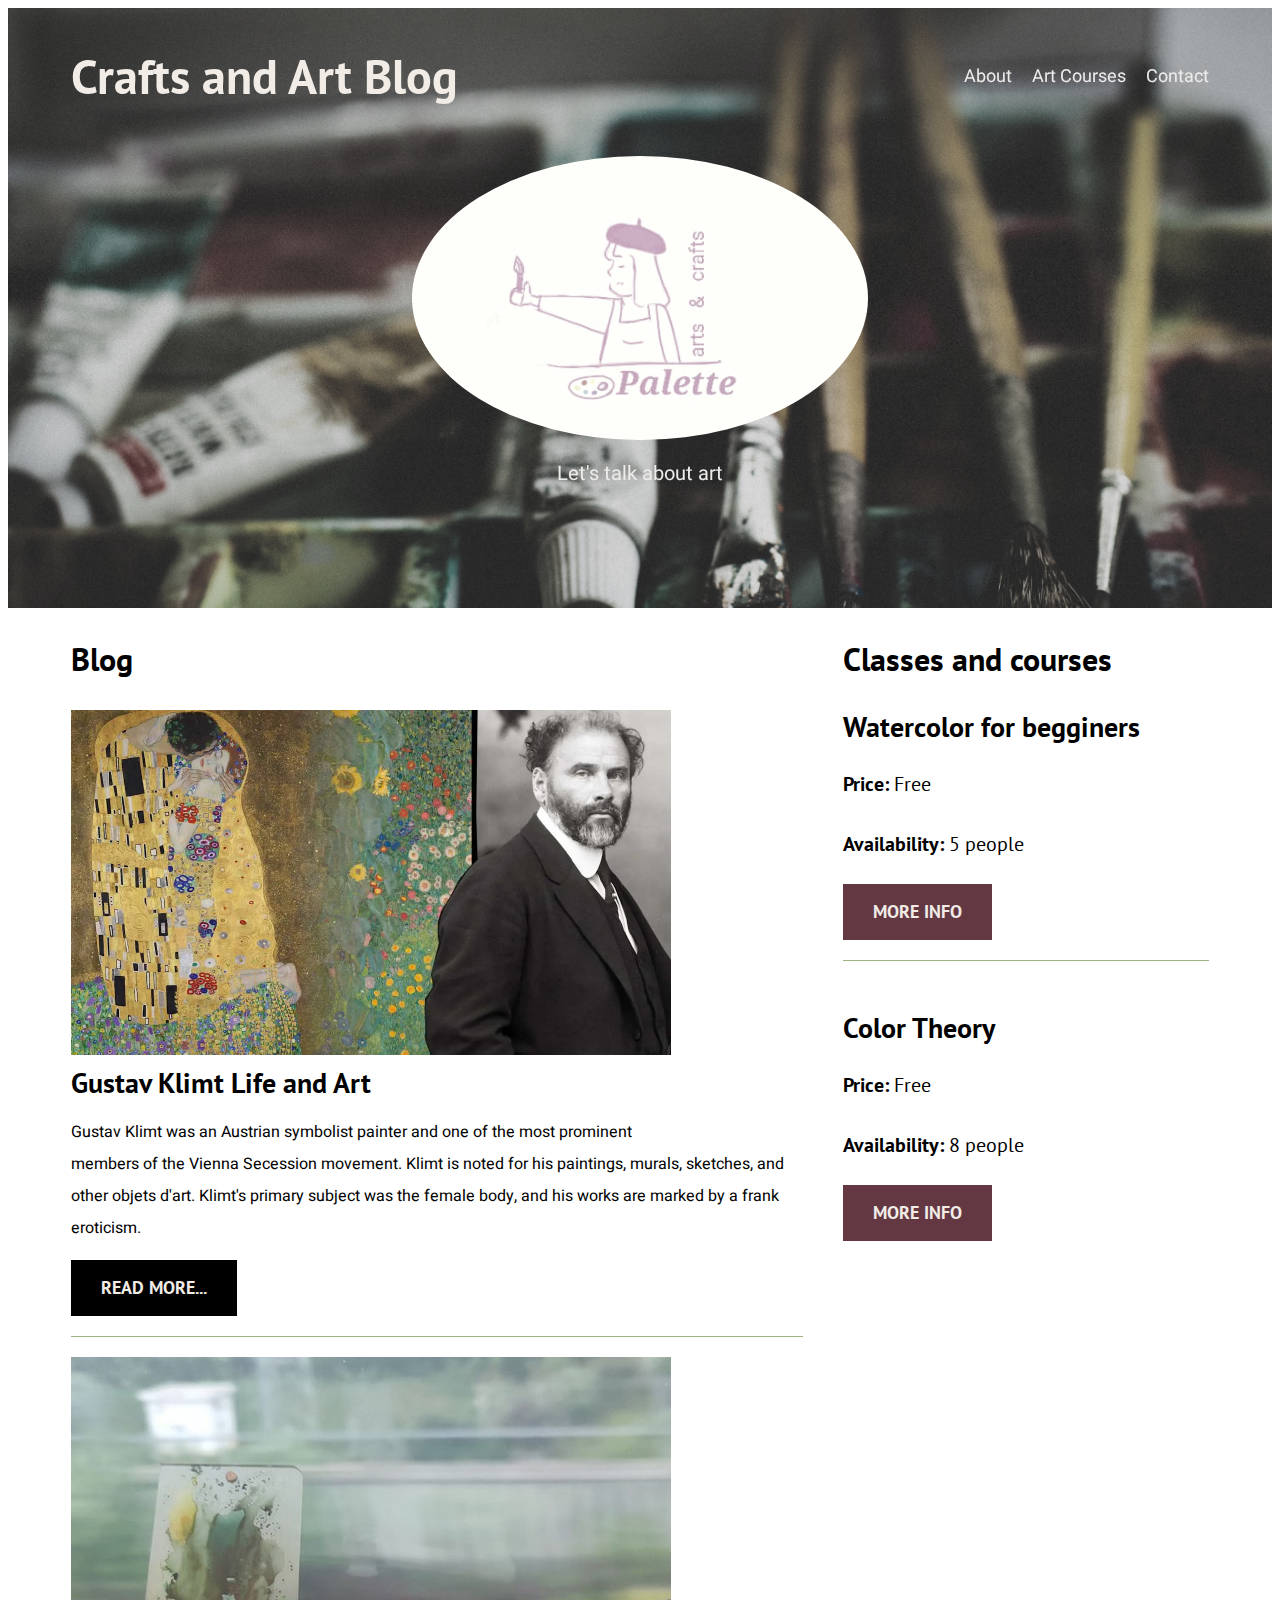
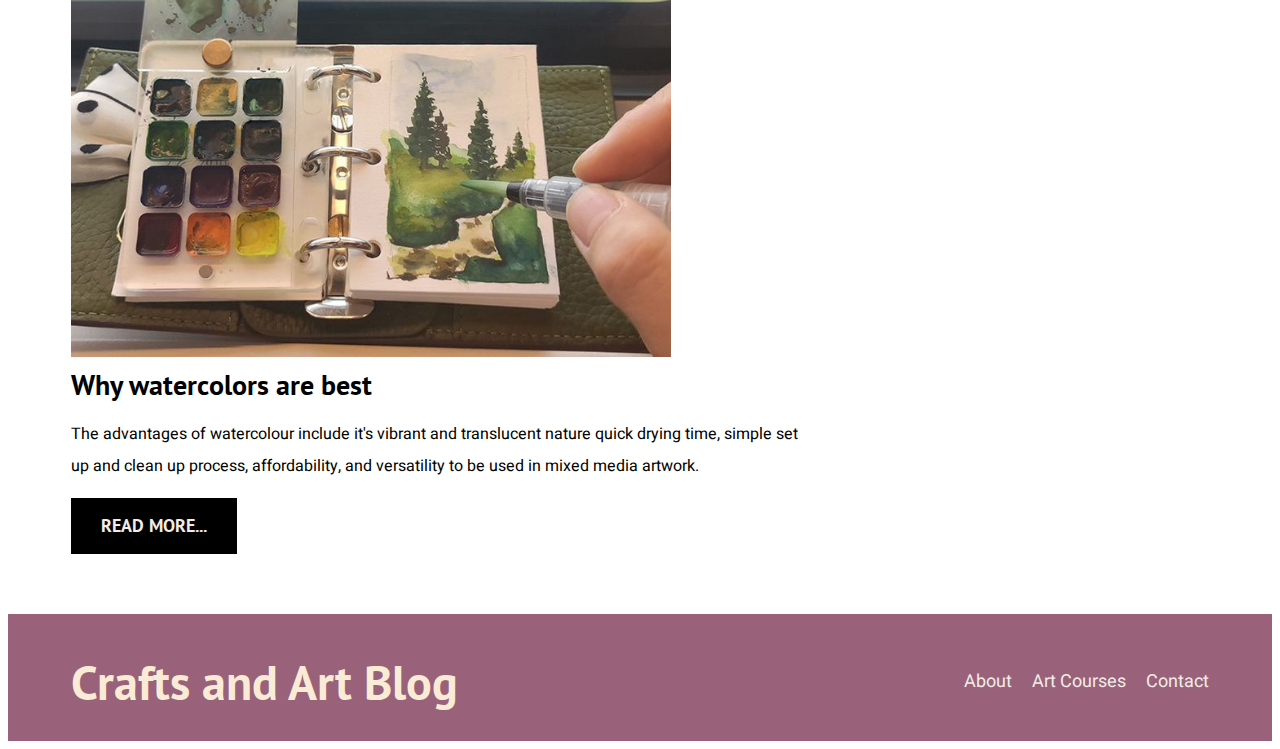
<file: index.html>
<!DOCTYPE html>
<html lang="en">
<head>
    <meta charset="UTF-8">
    <meta name="viewport" content="width=device-width, initial-scale=1.0">
    <title>ArtBlog</title>
    <link href="https://fonts.googleapis.com/css2?family=Heebo&family=PT+Sans:wght@400;700&display=swap" rel="stylesheet">
   
    <link rel="stylesheet" href="style.css"> 
   
</head>
<body>
    <header class=" header">

<div class="container ">
    <div class="navigation-bar">
        <a class="blog-name" href="index.html" >
            <h1 class="no-margin center-text" >Crafts and Art Blog</h1>
        </a>

        <nav class="main-nav">
            <a href="about.html" class="navigation-link"> About</a>
            <a href="classes.html" class="navigation-link">Art Courses</a>
            <a href="contact.html" class="navigation-link">Contact</a>
        </nav>
 


</div>


            <div class="header_text">
                <a class="logo" href="index.html">
                    <img src="img/Logo.jpeg" alt="logo" class="logo_img">
                </a>
                <p class="no-margin">Let's talk about art</p>

            </div>
    </header>
    
    <div class="container  main-container">
        <main class="blog">
            <h3>Blog</h3>

            <article class="entry">
                <div class="entry-img">
                    <img src="img/klimt.jpg" alt="Klimt">
                </div>
                <div class="content_entry">
                    <h4 class="no-margin"> Gustav Klimt Life and Art</h4>
                    <p>
                        Gustav Klimt was an Austrian symbolist painter and one of the most prominent </br>
                         members of the Vienna Secession movement.
                        Klimt is noted for his paintings, murals, sketches, 
                        and other objets d'art. 
                        Klimt's primary subject was the female body,
                        and his works are marked by a frank eroticism.
                    </p>
                    <a href="Klimtentry.html" class="button  primary-button">Read more...</a>
                </div>
            </article>
           
            <article class="entry">
                <div class="entry-img">
                    <img src="img/watercolors.jpg" alt="watercolors">
                </div>
                <div class="content_entry">
                    <h4 class="no-margin"> Why watercolors are best</h4>
                    <p>
                    The advantages of watercolour include it's vibrant and
                     translucent nature 
                     quick drying time, simple set up and clean up 
                    process, affordability, and versatility to be used in mixed media artwork.
                    </p>
                    <a href="Watercolors.html" class="button  primary-button">Read more...</a>
                </div>
            </article>

        </main>

        <aside class="sidebar">
            <h3>Classes and courses </h3>
            <ul class="courses no-padding">
                <li class="widget__course">
                    <h4 class="no-margin"> Watercolor for begginers </h4>
                    <p class="widget-course__label">Price:
                        <span class="widget-course__info"> Free </span>
                        </p>
                    <p class="widget-course__label"> Availability:
                    <span class="widget-course__info"> 5 people </span>
                </p>
                    <a href="classes.html" class="button  secondary-button">More Info</a>
                </li>

                <li class="widget__course">
                    <h4 class="no-margin"> Color Theory </h4>
                    <p class="widget-course__label">Price:
                        <span class="widget-course__info"> Free </span>
                    </p>
                    <p class="widget-course__label"> Availability:
                        <span class="widget-course__info"> 8 people </span>
                    </p>
                    <a href="classes.html" class="button  secondary-button">More info</a>
                </li>
            </ul>

        </aside>
    </div>
      <footer class="footer">
    <div class="container">
        <div class="navigation-bar">
            <a class="blog-name" href="index.html">
                <h1 class="no-margin center-text">Crafts and Art Blog</h1>
            </a>
        
            <nav class="main-nav">
                <a href="about.html" class="navigation-link"> About</a>
                <a href="classes.html" class="navigation-link">Art Courses</a>
                <a href="contact.html" class="navigation-link">Contact</a>
            </nav>
        
        
        
        </div>

        


    </div>        
        
     </footer>

</body>
</html>
</file>
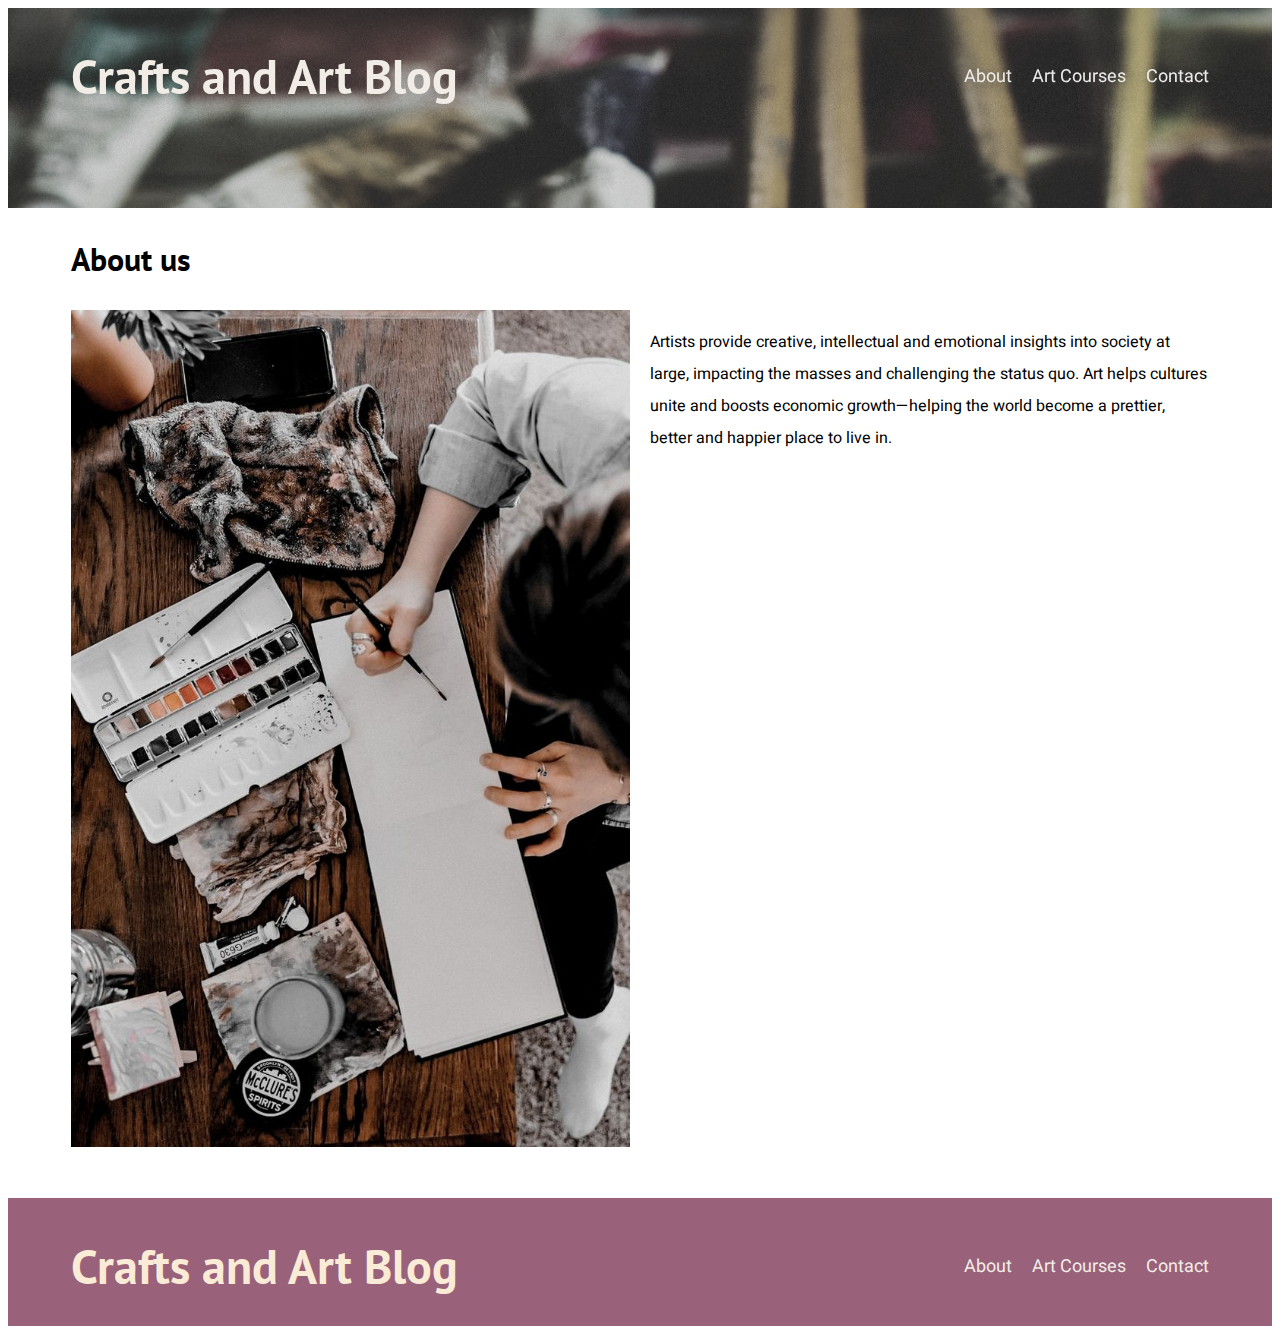
<file: about.html>
<!DOCTYPE html>
<html lang="en">

<head>
    <meta charset="UTF-8">
    <meta name="viewport" content="width=device-width, initial-scale=1.0">
    <title>ArtBlog</title>
    <link href="https://fonts.googleapis.com/css2?family=Heebo&family=PT+Sans:wght@400;700&display=swap"
        rel="stylesheet">

    <link rel="stylesheet" href="style.css">

</head>

<body>
    <header class=" header__secondary">

        <div class="container ">
            <div class="navigation-bar">
                <a class="blog-name" href="index.html">
                    <h1 class="no-margin center-text">Crafts and Art Blog</h1>
                </a>

                <nav class="main-nav">
                    <a href="about.html" class="navigation-link"> About</a>
                    <a href="classes.html" class="navigation-link">Art Courses</a>
                    <a href="contact.html" class="navigation-link">Contact</a>
                </nav>

    </header>

    <main class="container">
        <h3>
            About us
        </h3>
        <div class="about-us">
            <div class="about-us__img">
            <img src="img/about.jpg" alt="about us">
            </div>
        <div class="about-us__text">
            <p>
                Artists provide creative, intellectual and emotional insights into
                 society at large, impacting the masses and
                challenging the status quo. 
                Art helps cultures unite and boosts economic
                growth—helping the world become a prettier,
                better and happier place to live in.
            </p>

        </div>
        </div>

    </main>
  
      
    <footer class="footer">
        <div class="container">
            <div class="navigation-bar">
                <a class="blog-name" href="index.html">
                    <h1 class="no-margin center-text">Crafts and Art Blog</h1>
                </a>

                    <nav class="main-nav">
                        <a href="about.html" class="navigation-link"> About</a>
                        <a href="classes.html" class="navigation-link">Art Courses</a>
                        <a href="contact.html" class="navigation-link">Contact</a>
                    </nav>



            </div>




        </div>

    </footer>

</body>

</html>
</file>
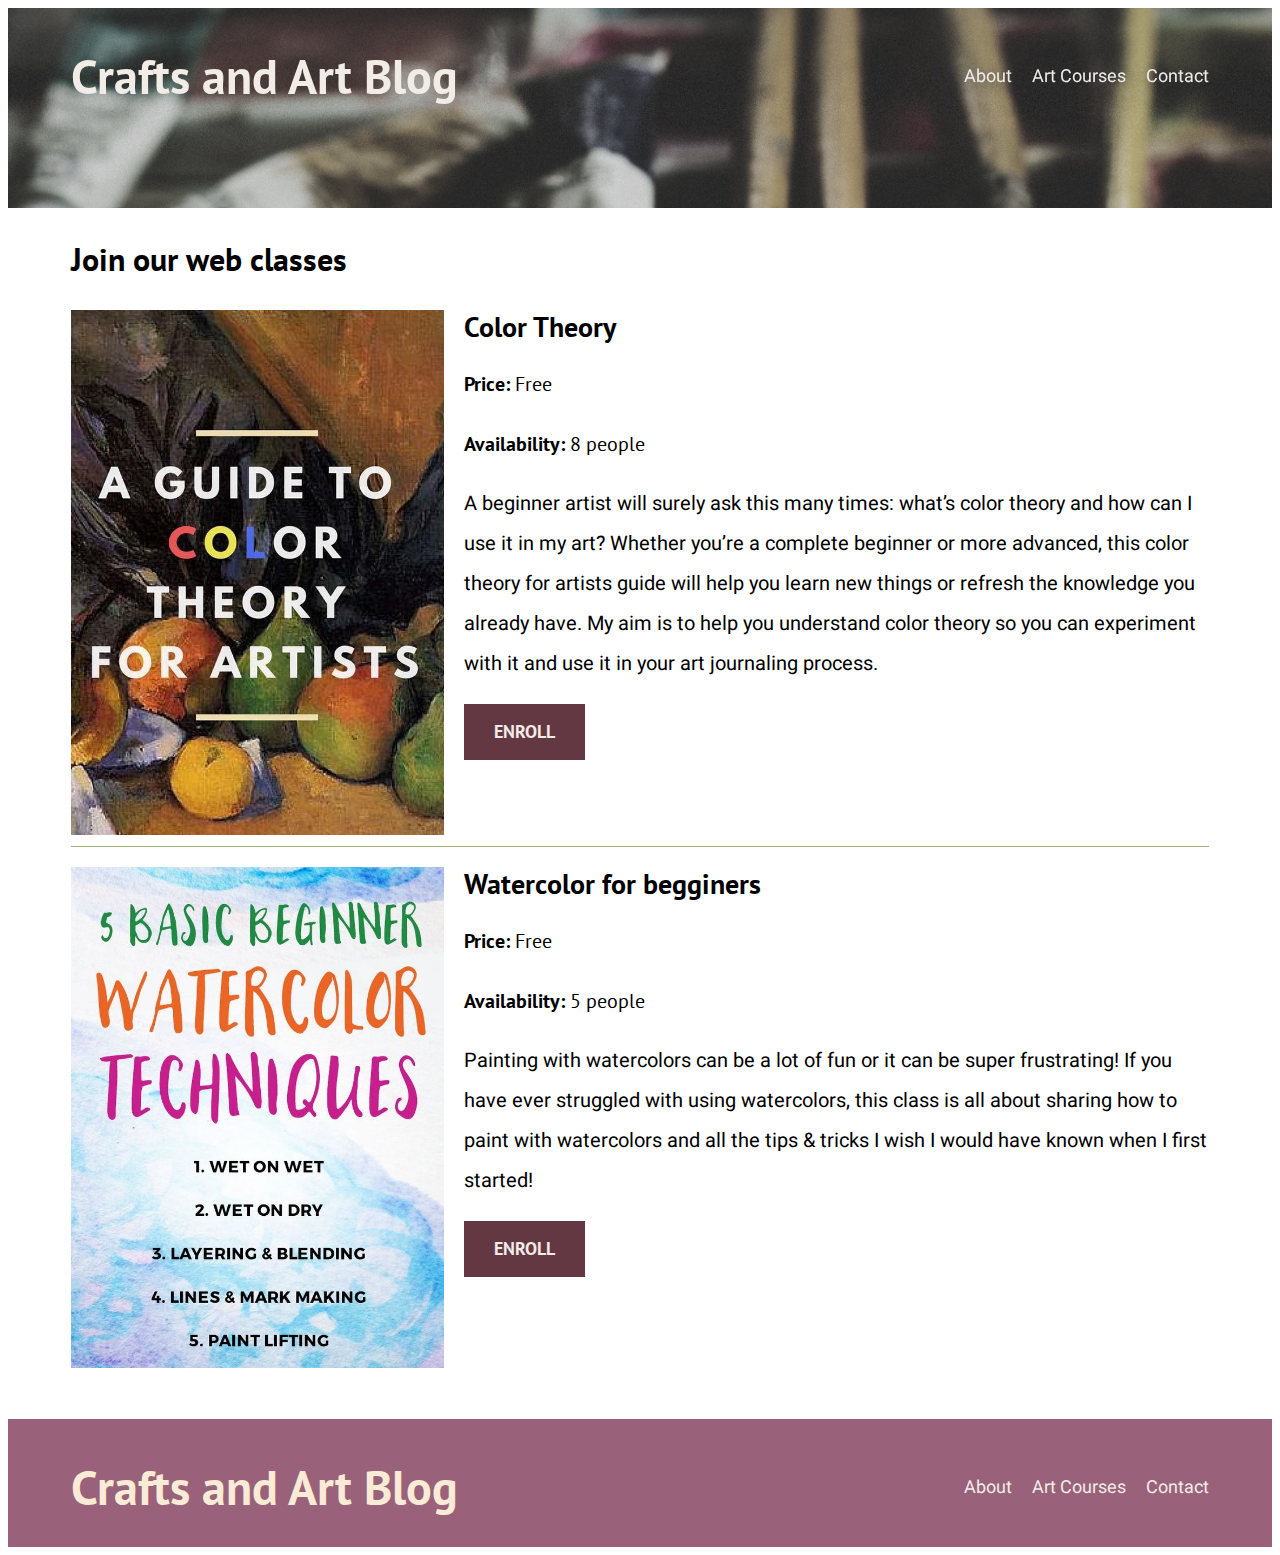
<file: classes.html>
<!DOCTYPE html>
<html lang="en">

<head>
    <meta charset="UTF-8">
    <meta name="viewport" content="width=device-width, initial-scale=1.0">
    <title>ArtBlog</title>
    <link href="https://fonts.googleapis.com/css2?family=Heebo&family=PT+Sans:wght@400;700&display=swap"
        rel="stylesheet">

    <link rel="stylesheet" href="style.css">

</head>

<body>
    <header class=" header__secondary">

        <div class="container ">
            <div class="navigation-bar">
                <a class="blog-name" href="index.html">
                    <h1 class="no-margin center-text">Crafts and Art Blog</h1>
                </a>

                <nav class="main-nav">
                   <a href="about.html" class="navigation-link"> About</a>
                    <a href="classes.html" class="navigation-link">Art Courses</a>
                    <a href="contact.html" class="navigation-link">Contact</a>
                </nav>

    </header>

    <main class="container">
        <h3>
            Join our web classes
        </h3>

        <div class="course">
            <div class="course__img">
                <img src="img/Color.theory.jpg" alt="color_theory_img">

            </div>

            <div class="course__info">
            <h4 class="no-margin"> Color Theory </h4>
            <p class="widget-course__label">Price:
                <span class="widget-course__info"> Free </span>
            </p>
            <p class="widget-course__label"> Availability:
                <span class="widget-course__info"> 8 people </span>
            </p>
            <p class="course__description">
                A beginner artist will surely ask this many times: what’s color theory and how can I use it in my art?
                
                Whether you’re a complete beginner or more advanced, this color theory for artists guide will help you learn new things
                or refresh the knowledge you already have.
                
                My aim is to help you understand color theory so you can experiment with it and use it in your art journaling process.


            </p>
            <a href="enroll.html" class="button  secondary-button">Enroll</a>
        </div> <!-- course info-->
        </div><!--close course -->

        <div class="course">
            <div class="course__img">
                <img src="img/Watercolors.course.jpg" alt="watercolors_course_img">
        
            </div>

        <div class="course__info">
            <h4 class="no-margin"> Watercolor for begginers</h4>
            <p class="widget-course__label">Price:
                <span class="widget-course__info"> Free </span>
            </p>
            <p class="widget-course__label"> Availability:
                <span class="widget-course__info"> 5 people </span>
            </p>
            <p class="course__description">
              Painting with watercolors can be a lot of fun  or it can be super frustrating!
            
            If you have ever struggled with using watercolors, this class is all about sharing how to paint with watercolors and
            all the tips & tricks I wish I would have known when I first started!
        
        
            </p>
            <a href="enroll.html" class="button  secondary-button">Enroll</a>
        </div> <!-- course info-->
        </div><!--close course -->
        
       
    </main>


    <footer class="footer">
        <div class="container">
            <div class="navigation-bar">
                <a class="blog-name" href="index.html">
                    <h1 class="no-margin center-text">Crafts and Art Blog</h1>
                </a>

                    <nav class="main-nav">
                        <a href="about.html" class="navigation-link"> About</a>
                        <a href="classes.html" class="navigation-link">Art Courses</a>
                        <a href="contact.html" class="navigation-link">Contact</a>
                    </nav>



            </div>




        </div>

    </footer>

</body>

</html>
</file>
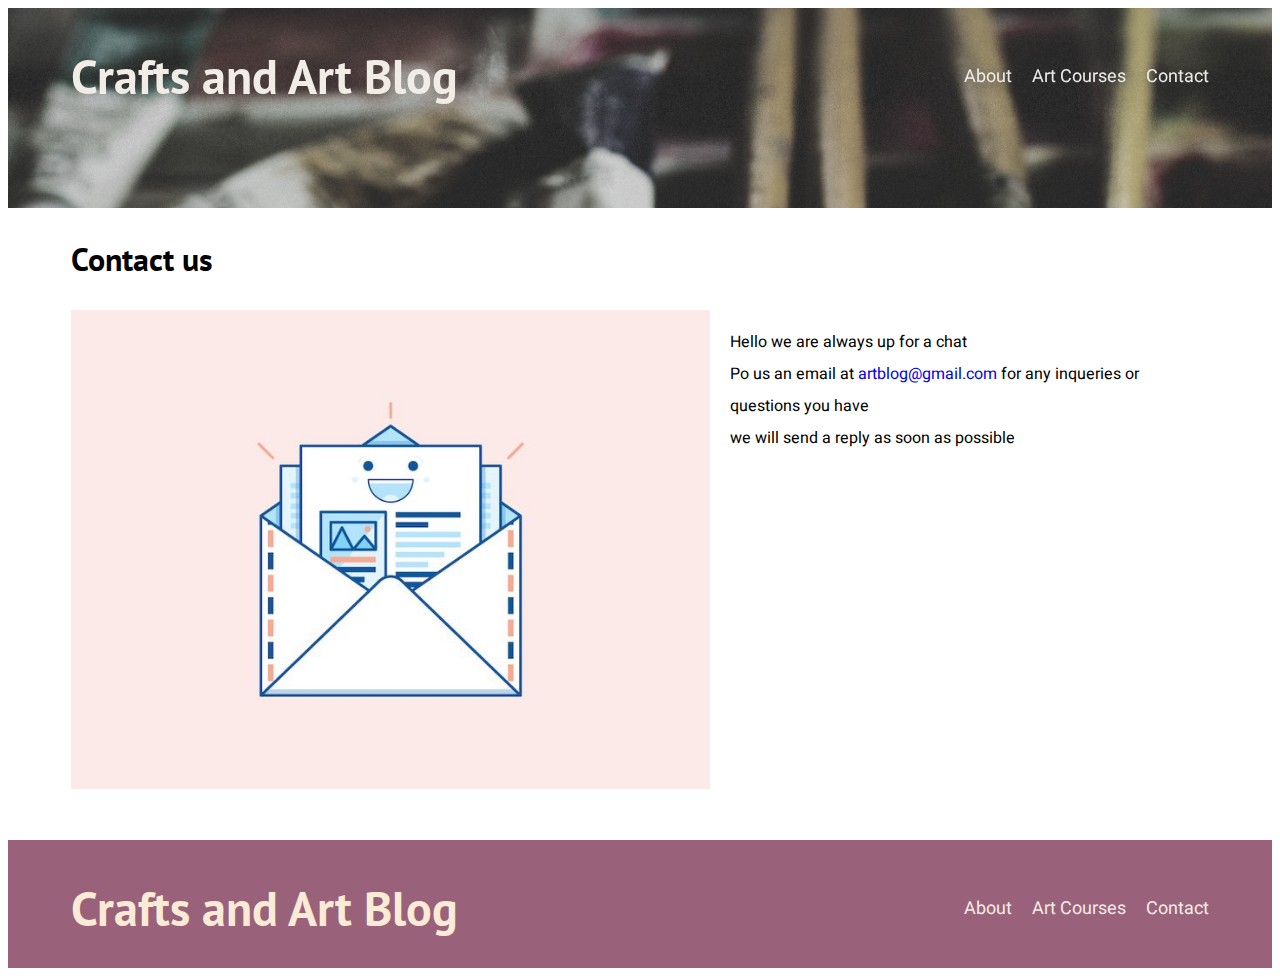
<file: contact.html>
<!DOCTYPE html>
<html lang="en">

<head>
    <meta charset="UTF-8">
    <meta name="viewport" content="width=device-width, initial-scale=1.0">
    <title>ArtBlog</title>
    <link href="https://fonts.googleapis.com/css2?family=Heebo&family=PT+Sans:wght@400;700&display=swap"
        rel="stylesheet">

    <link rel="stylesheet" href="style.css">

</head>

<body>
    <header class=" header__secondary">

        <div class="container ">
            <div class="navigation-bar">
                <a class="blog-name" href="index.html">
                    <h1 class="no-margin center-text">Crafts and Art Blog</h1>
                </a>

                    <nav class="main-nav">
                        <a href="about.html" class="navigation-link"> About</a>
                        <a href="classes.html" class="navigation-link">Art Courses</a>
                        <a href="contact.html" class="navigation-link">Contact</a>
                    </nav>

    </header>

    <main class="container">
        <h3>
            Contact us
        </h3>
        <div class="contac-us">
            <div class="contact-us__img">
                <img src="img/contact.jpg" alt="about us">
            </div>
            <div class="contact-us__text">
                <p>
                    Hello we are always up for a chat <br>

                    Po us an email at  <a href="mailto: artblog@gmail.com">artblog@gmail.com</a>   for any inqueries  or questions you have <br>
                    we will send a reply as soon as possible 

                </p>

            </div>
        </div>

    </main>


    <footer class="footer">
        <div class="container">
            <div class="navigation-bar">
                <a class="blog-name" href="index.html">
                    <h1 class="no-margin center-text">Crafts and Art Blog</h1>
                </a>

                    <nav class="main-nav">
                        <a href="about.html" class="navigation-link"> About</a>
                        <a href="classes.html" class="navigation-link">Art Courses</a>
                        <a href="contact.html" class="navigation-link">Contact</a>
                    </nav>



            </div>




        </div>

    </footer>

</body>

</html>
</file>
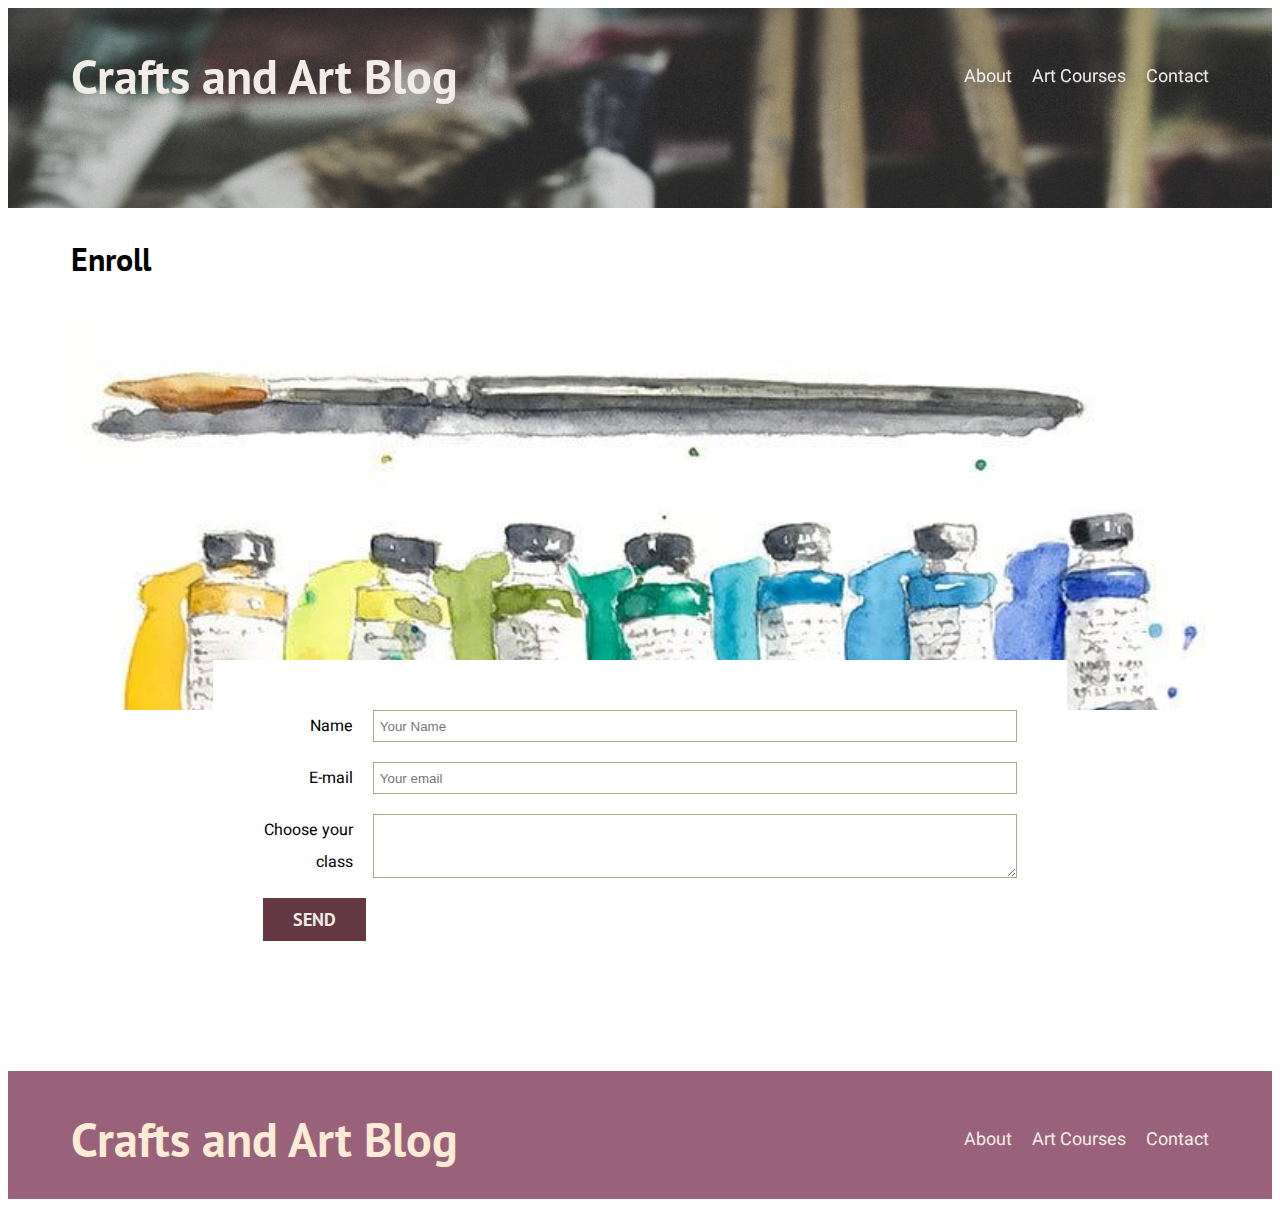
<file: enroll.html>
<!DOCTYPE html>
<html lang="en">

<head>
    <meta charset="UTF-8">
    <meta name="viewport" content="width=device-width, initial-scale=1.0">
    <title>ArtBlog</title>
    <link href="https://fonts.googleapis.com/css2?family=Heebo&family=PT+Sans:wght@400;700&display=swap"
        rel="stylesheet">

    <link rel="stylesheet" href="style.css">

</head>

<body>
    <header class=" header__secondary">

        <div class="container ">
            <div class="navigation-bar">
                <a class="blog-name" href="index.html">
                    <h1 class="no-margin center-text">Crafts and Art Blog</h1>
                </a>

                    <nav class="main-nav">
                        <a href="about.html" class="navigation-link"> About</a>
                        <a href="classes.html" class="navigation-link">Art Courses</a>
                        <a href="contact.html" class="navigation-link">Contact</a>
                    </nav>

    </header>

    <main class="container">
        <h3>Enroll</h3>
        <div class="enroll-bg">
        </div>

        <form  class="formulario">
            <div class="form-info">
                <label class="form__label"  for="name">Name</label>
                <input 
                 class="form__field"
                type="text" 
                placeholder=" Your Name" 
                id="name">
            </div>
            <div class="form-info">
                <label class="form__label" for="email">E-mail</label>
                <input 
                class="form__field"
                type="email" 
                placeholder=" Your email" 
                id="email">
            </div>
            <div class="form-info">
                <label class="form__label"  for="message">Choose your class</label>
                <textarea
                    class="form__field  form__field--textarea"
                    id="message">
                    
                </textarea>
             
            </div>
            <div class="form-info">
                <input
                type="submit" 
                value="Send" 
                class=" button secondary-button">
            </div>
            
        </form>
    
    </main>


    <footer class="footer">
        <div class="container">
            <div class="navigation-bar">
                <a class="blog-name" href="index.html">
                    <h1 class="no-margin center-text">Crafts and Art Blog</h1>
                </a>

                <nav class="main-nav">
                    <a href="about.html" class="navigation-link"> About</a>
                    <a href="classes.html" class="navigation-link">Art Courses</a>
                    <a href="contact.html" class="navigation-link">Contact</a>
                </nav>



            </div>


        </div>
      

    </footer>
    <script src="script.js"></script>

</body>

</html>
</file>
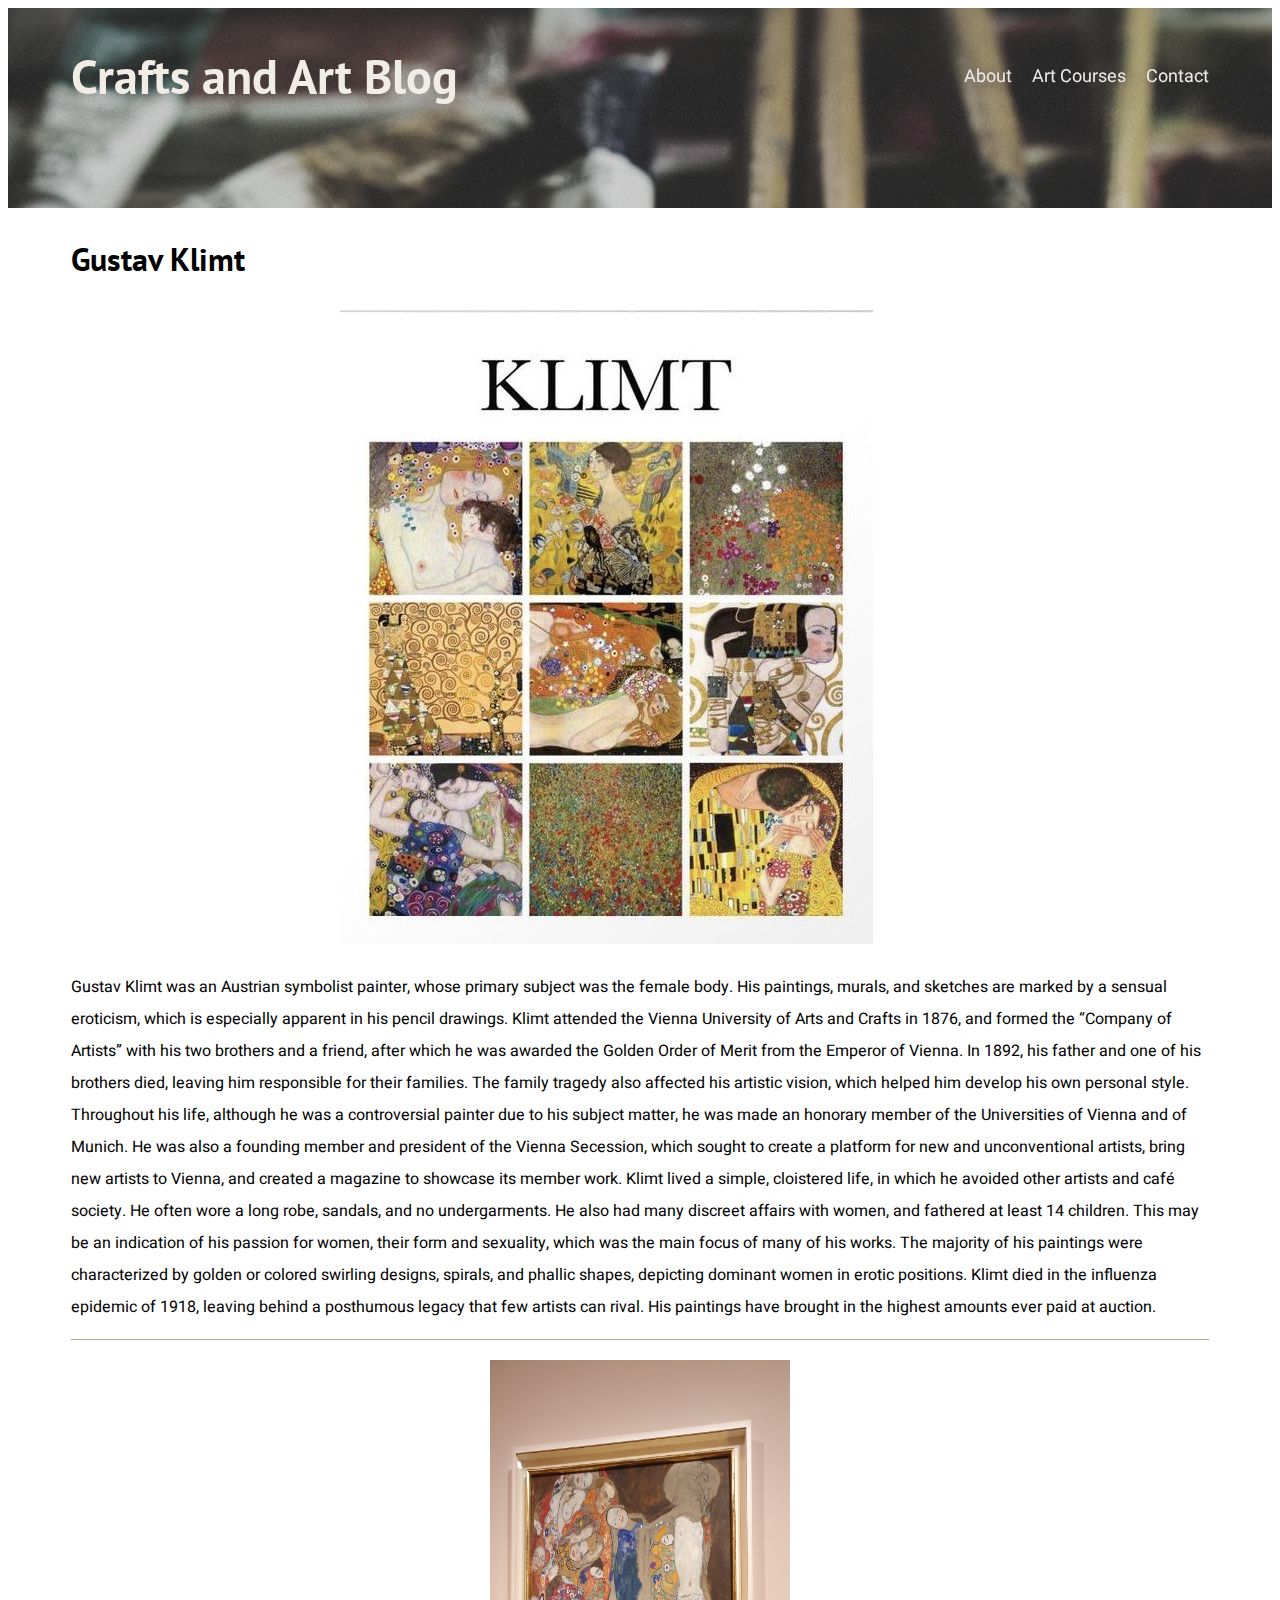
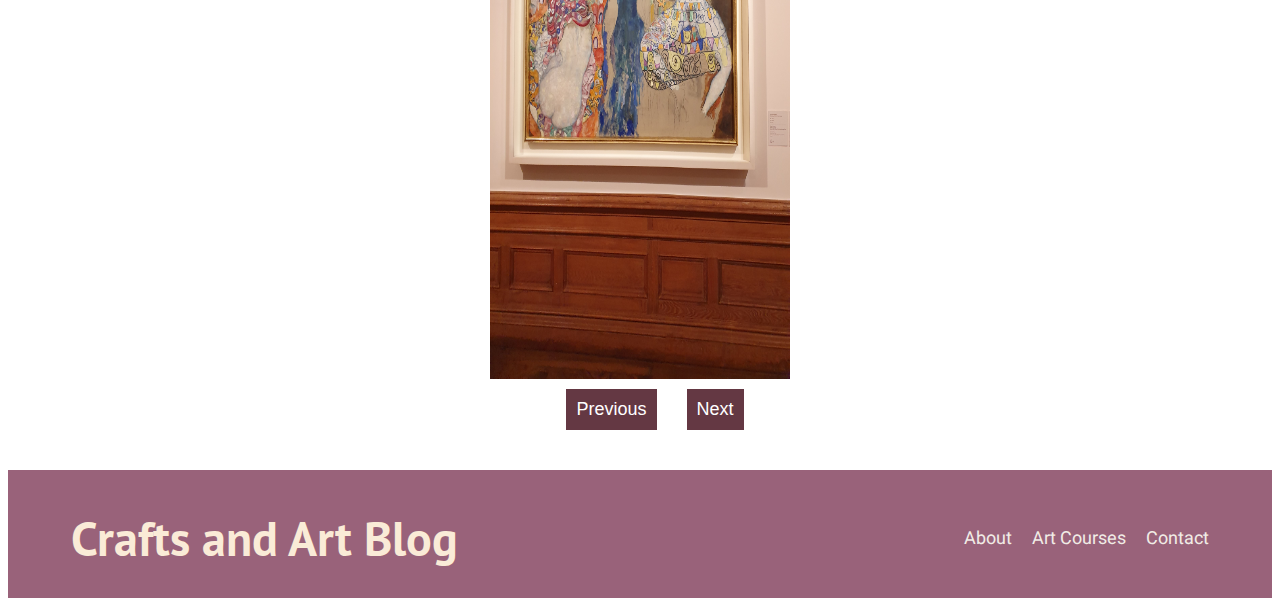
<file: Klimtentry.html>
<!DOCTYPE html>
<html lang="en">

<head>
    <meta charset="UTF-8">
    <meta name="viewport" content="width=device-width, initial-scale=1.0">
    <title>ArtBlog</title>
    <link href="https://fonts.googleapis.com/css2?family=Heebo&family=PT+Sans:wght@400;700&display=swap"
        rel="stylesheet">

    <link rel="stylesheet" href="style.css">
   

</head>

<body>
    <header class=" header__secondary">

        <div class="container ">
            <div class="navigation-bar">
                <a class="blog-name" href="index.html">
                    <h1 class="no-margin center-text">Crafts and Art Blog</h1>
                </a>

                        <nav class="main-nav">
                            <a href="about.html" class="navigation-link"> About</a>
                            <a href="classes.html" class="navigation-link">Art Courses</a>
                            <a href="contact.html" class="navigation-link">Contact</a>
                        </nav>

    </header>

    <main class="container">
        <h3>
            Gustav Klimt
        </h3>
        <div class="entry">
            <div class="entry__img">
                <img src="img/Klimtmain.jpg">
            </div>
          <div class="entry__info">
            <p>
                Gustav Klimt was an Austrian symbolist painter, whose primary subject was the female body. His paintings, murals, and
                sketches are marked by a sensual eroticism, which is especially apparent in his pencil drawings. Klimt attended the
                Vienna University of Arts and Crafts in 1876, and formed the “Company of Artists” with his two brothers and a friend,
                after which he was awarded the Golden Order of Merit from the Emperor of Vienna. In 1892, his father and one of his
                brothers died, leaving him responsible for their families. The family tragedy also affected his artistic vision, which
                helped him develop his own personal style.
                
                Throughout his life, although he was a controversial painter due to his subject matter, he was made an honorary member
                of the Universities of Vienna and of Munich. He was also a founding member and president of the Vienna Secession, which
                sought to create a platform for new and unconventional artists, bring new artists to Vienna, and created a magazine to
                showcase its member work.
                
                Klimt lived a simple, cloistered life, in which he avoided other artists and café society. He often wore a long robe,
                sandals, and no undergarments. He also had many discreet affairs with women, and fathered at least 14 children. This may
                be an indication of his passion for women, their form and sexuality, which was the main focus of many of his works. The
                majority of his paintings were characterized by golden or colored swirling designs, spirals, and phallic shapes,
                depicting dominant women in erotic positions.
                
                Klimt died in the influenza epidemic of 1918, leaving behind a posthumous legacy that few artists can rival. His
                paintings have brought in the highest amounts ever paid at auction.

            </p>
          </div>  
        </div>
        <div id="carousel-container">
            <div id="image-list">
                <img class="carousel-image" src="img/Gallery1.jpg" alt="Image 1">
                <img class="carousel-image" src="img/Gallery2.jpg" alt="Image 2">
                <img class="carousel-image" src="img/Gallery3.jpg" alt="Image 3">
                <img class="carousel-image" src="img/Gallery4.jpg" alt="Image 4">
                <img class="carousel-image" src="img/Gallery 7.jpg" alt="Image 5">
            </div>
        </div>
        
        <div class="buttons">
            <button class="carousel-button" onclick="prevImage()">Previous</button>
            <button class="carousel-button" onclick="nextImage()">Next</button>
        </div>

        

    </main>

    <footer class="footer">
        <div class="container">
            <div class="navigation-bar">
                <a class="blog-name" href="index.html">
                    <h1 class="no-margin center-text">Crafts and Art Blog</h1>
                </a>

                    <nav class="main-nav">
                        <a href="about.html" class="navigation-link"> About</a>
                        <a href="classes.html" class="navigation-link">Art Courses</a>
                        <a href="contact.html" class="navigation-link">Contact</a>
                    </nav>



            </div>




        </div>

    </footer>
    <script >
        
            const imageList = document.getElementById('image-list');
            const imageWidth = document.querySelector('.carousel-image')

            function nextImage() {
                imageList.style.transition = "transform 0.5s ease-in-out";
                imageList.style.transform = `translateX(${-imageWidth}px)`;
                setTimeout(() => {
                    imageList.appendChild(imageList.firstElementChild);
                    imageList.style.transition = "none";
                    imageList.style.transform = "translateX(0)";
                }, 500);
            }

            function prevImage() {
                imageList.style.transition = "none";
                imageList.style.transform = `translateX(${-imageWidth}px)`;
                setTimeout(() => {
                    imageList.style.transition = "transform 0.5s ease-in-out";
                    imageList.style.transform = "translateX(0)";
                    imageList.insertBefore(imageList.lastElementChild, imageList.firstElementChild);
                }, 0);
            }
    </script>
</body>

</html>
</file>
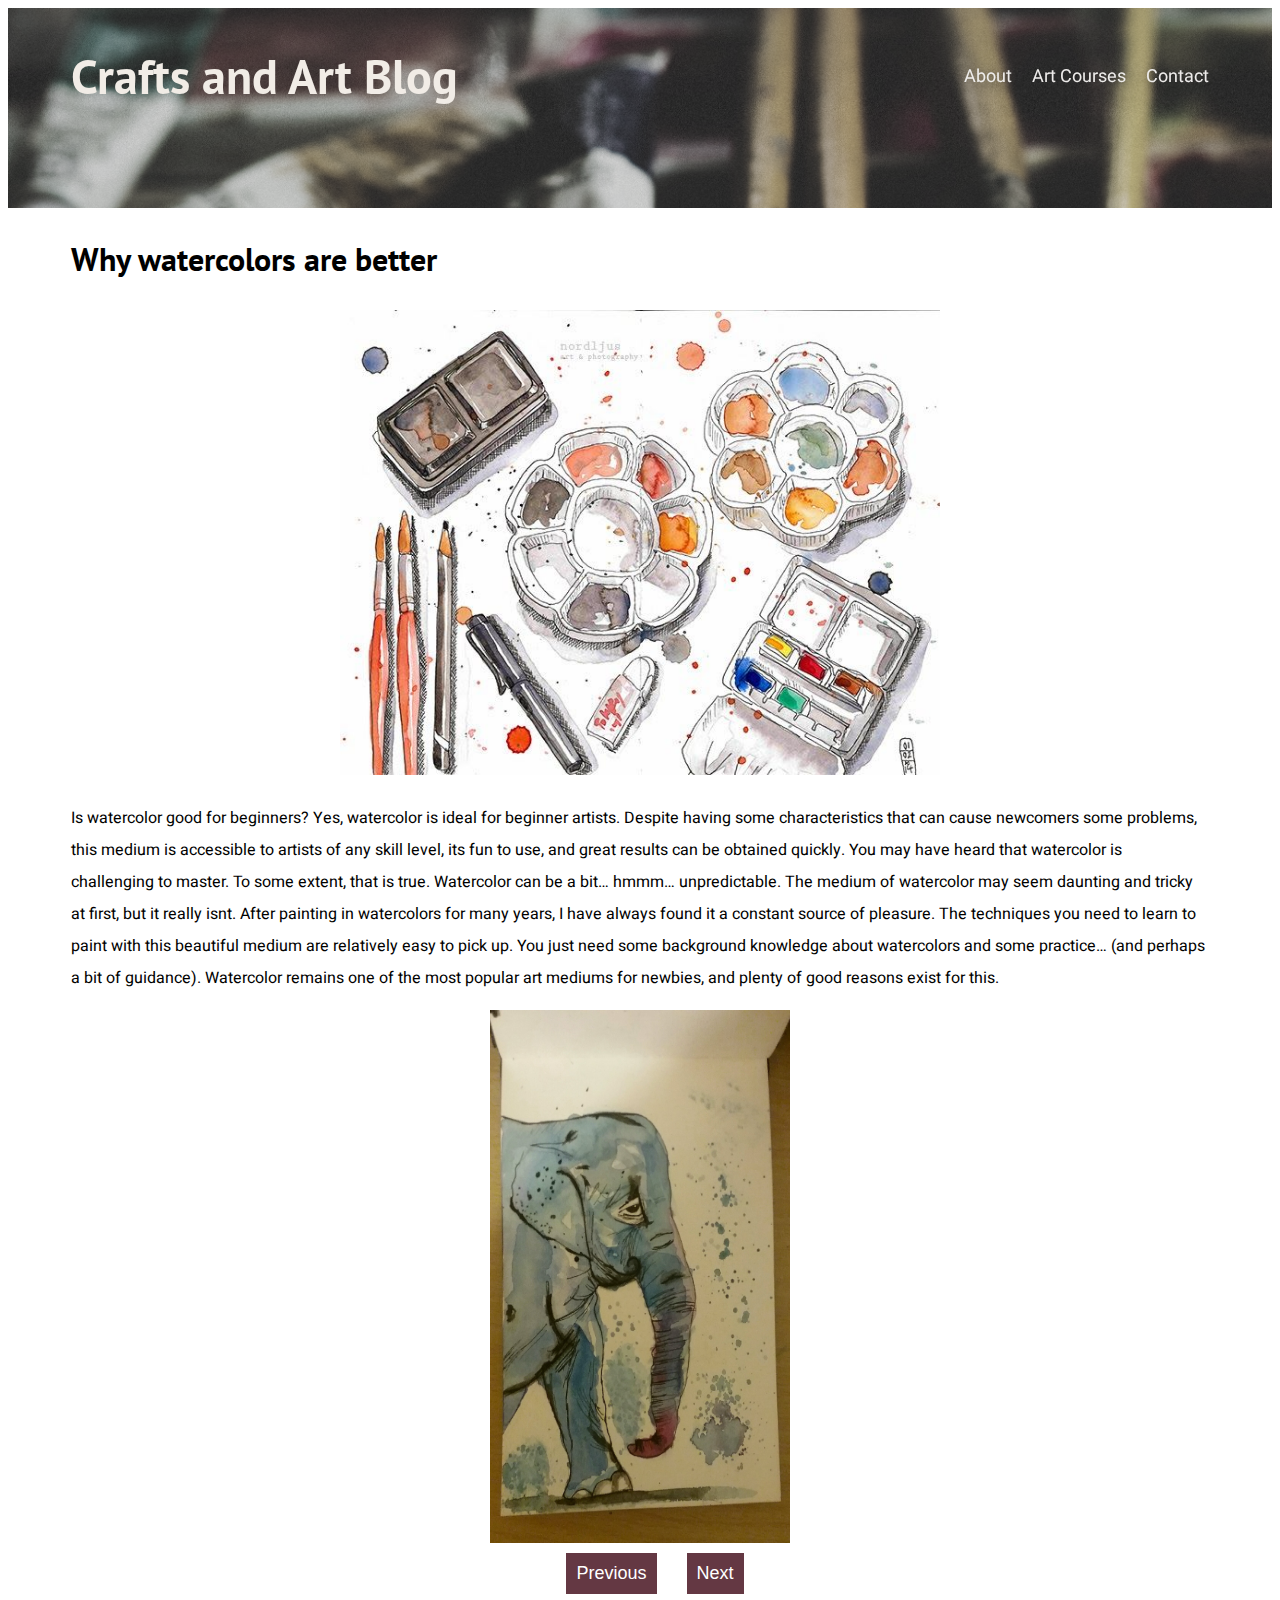
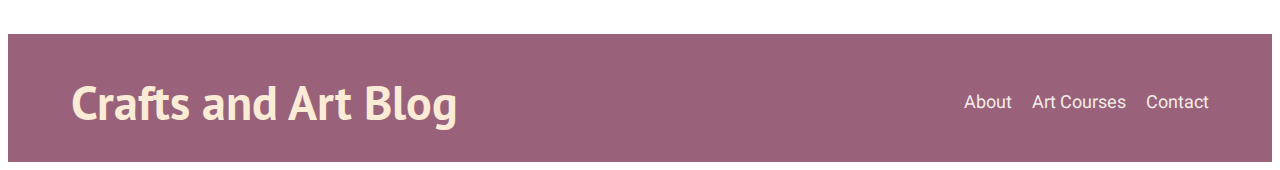
<file: Watercolors.html>
<!DOCTYPE html>
<html lang="en">

<head>
    <meta charset="UTF-8">
    <meta name="viewport" content="width=device-width, initial-scale=1.0">
    <title>ArtBlog</title>
    <link href="https://fonts.googleapis.com/css2?family=Heebo&family=PT+Sans:wght@400;700&display=swap"
        rel="stylesheet">

    <link rel="stylesheet" href="style.css">
    <!-- <script src="scriptcarousel.js"></script> -->


</head>

<body>
    <header class=" header__secondary">

        <div class="container ">
            <div class="navigation-bar">
                <a class="blog-name" href="index.html">
                    <h1 class="no-margin center-text">Crafts and Art Blog</h1>
                </a>

                <nav class="main-nav">
                    <a href="about.html" class="navigation-link"> About</a>
                    <a href="classes.html" class="navigation-link">Art Courses</a>
                    <a href="contact.html" class="navigation-link">Contact</a>
                </nav>

    </header>

    <main class="container">
        <h3>
            Why watercolors are better
        </h3>
        <div class="entry">
            <div class="entry__img">
                <img src="img/Watercolor1.jpg">
            </div>
            <div class="entry__info">
                <p>
                Is watercolor good for beginners?
                Yes, watercolor is ideal for beginner artists. Despite having some characteristics that can cause newcomers some
                problems, this medium is accessible to artists of any skill level, its fun to use, and great results can be obtained
                quickly.
                
                You may have heard that watercolor is challenging to master.
                
                To some extent, that is true. Watercolor can be a bit… hmmm… unpredictable.
                
                The medium of watercolor may seem daunting and tricky at first, but it really isnt. After painting in watercolors for
                many years, I have always found it a constant source of pleasure.
                
                The techniques you need to learn to paint with this beautiful medium are relatively easy to pick up. You just need some
                background knowledge about watercolors and some practice… (and perhaps a bit of guidance).
                
                Watercolor remains one of the most popular art mediums for newbies, and plenty of good reasons exist for this.
                </p>
            </div>
        </div>
    </main>

    <div id="carousel-container">
            <div id="image-list">
                <img class="carousel-image" src="img/Water1.jpg" alt="Image 1">
                <img class="carousel-image" src="img/Water2.jpeg" alt="Image 2">
                <img class="carousel-image" src="img/Water3.jpg" alt="Image 3">
                <img class="carousel-image" src="img/Water4.jpg" alt="Image 4">
                <img class="carousel-image" src="img/Water5.jpg" alt="Image 5">
            </div>
        </div>
        
        <div class="buttons">
        <button class="carousel-button" onclick="prevImage()">Previous</button>
        <button class="carousel-button" onclick="nextImage()">Next</button>
        </div>


    <footer class="footer">
        <div class="container">
            <div class="navigation-bar">
                <a class="blog-name" href="index.html">
                    <h1 class="no-margin center-text">Crafts and Art Blog</h1>
                </a>

                <nav class="main-nav">
                    <a href="about.html" class="navigation-link"> About</a>
                    <a href="classes.html" class="navigation-link">Art Courses</a>
                    <a href="contact.html" class="navigation-link">Contact</a>
                </nav>
            </div>
        </div>

    </footer>
<script>
    
        const imageList = document.getElementById('image-list');
        const imageWidth = document.querySelector('.carousel-image')

        function nextImage() {
            imageList.style.transition = "transform 0.5s ease-in-out";
            imageList.style.transform = `translateX(${-imageWidth}px)`;
            setTimeout(() => {
                imageList.appendChild(imageList.firstElementChild);
                imageList.style.transition = "none";
                imageList.style.transform = "translateX(0)";
            }, 500);
        }

        function prevImage() {
            imageList.style.transition = "none";
            imageList.style.transform = `translateX(${-imageWidth}px)`;
            setTimeout(() => {
                imageList.style.transition = "transform 0.5s ease-in-out";
                imageList.style.transform = "translateX(0)";
                imageList.insertBefore(imageList.lastElementChild, imageList.firstElementChild);
            }, 0);
        }

</script>


</body>


</html>
</file>
<file: style.css>
:root{
    --fuenteHeading: 'PT Sans', sans-serif;
    --fuenteParagraph: 'Heebo',  sans-serif;
    --maincolour: #643843;
    --secondcolour: #99627A;
    --thirdcolour: #9EB384;
    --white: #F1ECE6;
    --black: #000000;
    
}

html{
    box-sizing: border-box;
    font-size: 62.5%; /* rem = 10px */
}

*,*:before, *:after{
    box-sizing: inherit;
}
body{
    font-family:  var(--fuenteParagraph);
    font-size: 1.6rem;
    line-height: 2;
}

/** Global **/
.container {
    max-width:  120rem;
    width: 90%;
    margin: 0 auto;

}

a{
    text-decoration: none;
}
h1, h2, h3, h4 {
    font-family: var(--fuenteHeading);
    line-height: 1.2;
}
h1{ 
    font-size: 4.8rem;

}
h2 {
    font-size:  4rem;
}
h3 {
    font-size: 3.2rem;
}
h4{
    font-size: 2.8rem;
}
img {
    max-width:  100%;
}
/** utilities **/
.no-margin{
    margin:  0;
}
.no-padding{
    padding: 0;

}
.center-text {
    text-align: center;
}

/*Header*/

.header {
    background-image:  url(img/banner.jpg);
    height: 60rem;
    background-repeat:  no-repeat;
    background-size: cover;
    background-position: center center;
    filter: grayscale(70%);

}
.header_text {
    text-align: center;
    color: var(--white);
    font-size: 2rem;
    

}

 .logo_img {
     filter: contrast(120%);
     border-radius: 50%;
     max-width: 100%;
     height: auto;
     

 }

@media (min-width: 768px) {
    .header_text {
        margin-top: 5rem;
        
    }
}

 .logo_img {
             filter: contrast(120%);
             border-radius: 50%;
             object-fit: contain;
            width: 40%;     

          
 }   

 .navigation-bar{
    padding-top: 4rem;

 }

@media (min-width:  768px){
     .navigation-bar {
        display: flex;
        justify-content: space-between;
        align-items: center;
        
     }
    
} 

.blog-name{
    font-weight: 200px;
    color: antiquewhite;
 
  

}
@media (min-width: 768px) {
    .main-nav {
        display: flex;
        gap: 2rem;

    }
}


.main-nav a{
    color: var(--white);
    display: block;
    text-align: center;
    font-size: 1.8rem;
}

@media (min-width: 768px){
    .main-container  {
        display: grid;
        grid-template-columns: 2fr 1fr ;
        column-gap: 4rem;
    }
}
.entry{
    border-bottom: 1px solid #9EB384;
    margin-bottom: 2rem;
}

.entry:last-of-type{
    border: none;
    margin-bottom: 0;
}

.button {
    display: block;
    font-family: var(--fuenteHeading);
    color:  var(--white);
    text-align: center;
    padding: 1rem 3rem;
    font-size: 1.8rem;
    text-transform: uppercase;
    font-weight: 700;
    margin-bottom: 2rem;
    border: none;


}
@media (min-width:768px){
    .button{
        display: inline-block;
        
    }
}

.button:hover{
    cursor: pointer;

}

.primary-button{
    background-color: var(--black);

}
.secondary-button{
    background-color: var(--maincolour);
}

.entry-img,
.entry__img{

    max-width: 600px;
    height: auto;
}

.courses {
    list-style: none;

}
.widget__course { 
    border-bottom: 1px solid var(--thirdcolour);
    margin-bottom: 5rem;
}

.widget__course:last-of-type{
    border:none;
    margin-bottom: 0;
}


.widget-course__label,
.course__label{
    font-family: var(--fuenteHeading);
    font-weight: bold;


}
.widget-course__info,
.course__info {
    font-weight: normal;

}
.widget-course__info,
.widget-course__label,
.course__info,
.course__label{
    font-size: 2rem;
}
.footer{
    background-color: var(--secondcolour);
    padding-bottom:  3rem ;
    margin-top: 4rem;
}

/** about us**/

.header__secondary {
    background-image: url(img/banner.jpg);
        height: 20rem;
        background-repeat: no-repeat;
        background-size: cover;
        background-position: center center;
        filter: grayscale(70%);
}



@media (min-width: 768px){
    .about-us {
        display: flex;
        gap: 2rem;
      
    }
    .about-us__img,
    .about-us__text {
        flex-basis: 50%;
    }


}

.about-us__img{
    max-width: 100%;
    height: auto;
}

/** contact us **/
.contac-us{
    display: flex;
        gap: 2rem;
    
}


/**Classes**/
.course{
    padding: 3rem, 0 ;
    border-bottom: 1px solid var(--thirdcolour);

    margin-bottom: 2rem;
}

@media(min-width: 768px){
    .course {
        display: grid;
        grid-template-columns: 1fr 2fr;
        column-gap: 2rem;

    }
}

.course:last-of-type{
    border:none
}

/**Klimt entry**/
.entry__img {
    display: block;
    margin-left: auto;
    margin-right: auto;
}
#carousel-container{
    width: 300px;
    overflow: hidden;
    margin: auto;

}

#image-list {
    display: flex;
    transition: transform 0.5s ease-in-out;
}

.carousel-image {
    width: 100%;
    min-width: 300px;
    box-sizing: border-box;
}

.carousel-button {
    cursor: pointer;
    padding: 10px;
    background-color: var(--maincolour);
    color: #fff;
    border: none;
    outline: none;
    font-size: 18px;
    margin-top: 10px;
margin-left: 30px;



}

.buttons {
    display: flex;
    justify-content: center;
    
}


/*enroll*/
.enroll-bg {
    background-image: url(img/enroll.jpg);
    height: 40rem;
    background-size: cover;
    background-repeat: no-repeat;
}

.formulario {
    background-color:  white;
    margin: -5rem auto 0 auto;
    width: 75%;
    padding: 5rem;
}

.form-info {
    display: flex;
    margin-bottom: 2rem;
    gap: 2rem;
}

.form__label{
    flex: 0 0 9rem;
    text-align: right;
}

.form__field{
    flex: 1;
    border: 1px solid var(--thirdcolour);
}

.error {
    background-color: red ;
    text-align: center;
    padding: 1 rem;
    color:  var(--white);
    text-transform: uppercase;
}

.send {
    background-color: #62A147;
    text-align: center;
    padding: 1rem;
    color: var(--white);
    text-transform: uppercase;
}
</file>
